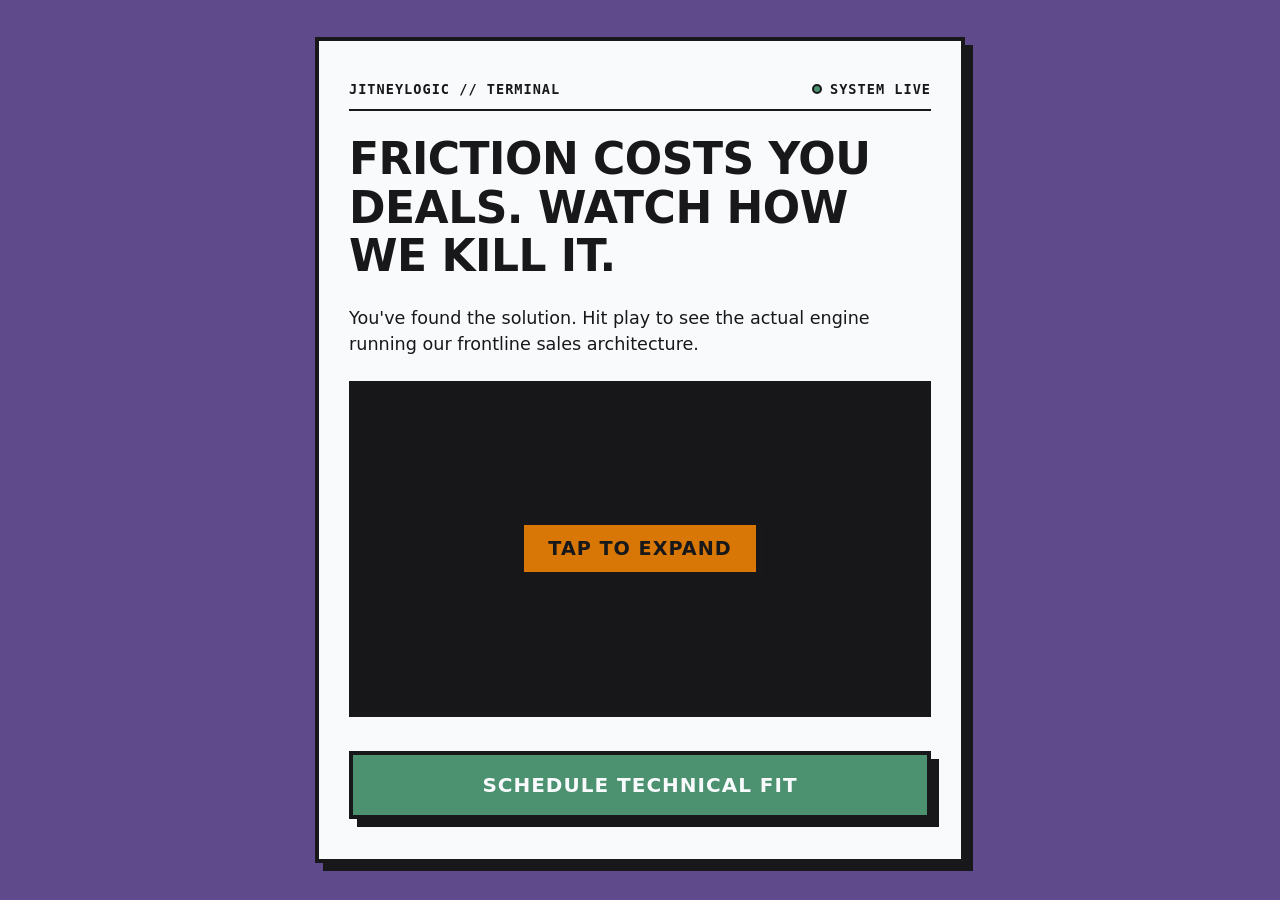
<file: index.html>
<!DOCTYPE html>
<html lang="en">
<head>
    <meta charset="UTF-8">
    <meta name="viewport" content="width=device-width, initial-scale=1.0, maximum-scale=1.0, user-scalable=no">
    <title>JitneyLogic | Secure Terminal</title>
    <style>
        :root {
            --jitney-purple: hsl(259, 30%, 42%);
            --stark-white: #f8fafc;
            --charcoal: #18181b;
            --sage-green: #4C9170;
            --gold-accent: #d97706;
            --border-width: 4px;
            --shadow-depth: 8px;
        }

        * { box-sizing: border-box; margin: 0; padding: 0; }

        body {
            background-color: var(--jitney-purple); font-family: system-ui, -apple-system, sans-serif;
            display: flex; justify-content: center; align-items: center;
            min-height: 100vh; padding: 20px; color: var(--charcoal);
        }

        .terminal-card {
            background-color: var(--stark-white); border: var(--border-width) solid var(--charcoal);
            box-shadow: var(--shadow-depth) var(--shadow-depth) 0px var(--charcoal);
            width: 100%; max-width: 650px; padding: 40px 30px; display: flex;
            flex-direction: column; gap: 24px; position: relative; z-index: 1;
        }

        .brand-header {
            display: flex; justify-content: space-between; align-items: center;
            border-bottom: 2px solid var(--charcoal); padding-bottom: 12px;
            font-family: ui-monospace, monospace; font-weight: 700; text-transform: uppercase;
            font-size: 0.85rem; letter-spacing: 1px;
        }

        .status-dot {
            display: inline-block; width: 10px; height: 10px; background-color: var(--sage-green);
            border: 2px solid var(--charcoal); border-radius: 50%; margin-right: 8px; animation: pulse 2s infinite;
        }

        h1 { font-size: clamp(2rem, 5vw, 2.75rem); font-weight: 900; line-height: 1.1; text-transform: uppercase; letter-spacing: -0.5px; }
        p.subtext { font-size: 1.1rem; font-weight: 500; line-height: 1.5; }

        .video-wrapper {
            position: relative; width: 100%; padding-bottom: 56.25%; border: var(--border-width) solid var(--charcoal);
            background-color: var(--charcoal); cursor: pointer; overflow: hidden;
        }
        .video-overlay {
            position: absolute; top: 0; left: 0; width: 100%; height: 100%; background: rgba(24, 24, 27, 0.4);
            display: flex; justify-content: center; align-items: center; z-index: 10; transition: background 0.2s;
        }
        .video-wrapper:hover .video-overlay { background: rgba(24, 24, 27, 0.1); }
        .play-button {
            background-color: var(--gold-accent); color: var(--charcoal); padding: 12px 24px; font-weight: 900;
            text-transform: uppercase; border: 2px solid var(--charcoal); box-shadow: 4px 4px 0px var(--charcoal);
            font-size: 1.2rem; letter-spacing: 1px;
        }
        .video-wrapper iframe {
            position: absolute; top: 0; left: 0; width: 100%; height: 100%; border: none; pointer-events: none;
        }

        .fullscreen-modal {
            display: none; position: fixed; top: 0; left: 0; width: 100vw; height: 100vh;
            background-color: rgba(24, 24, 27, 0.95); z-index: 9999; justify-content: center; align-items: center; flex-direction: column;
        }
        .fullscreen-modal iframe { width: 90vw; height: 50vw; max-height: 80vh; border: 4px solid var(--stark-white); box-shadow: 0 0 40px rgba(0,0,0,0.5); }
        .close-modal { color: var(--stark-white); font-family: ui-monospace, monospace; font-size: 1.2rem; margin-top: 20px; cursor: pointer; text-transform: uppercase; letter-spacing: 2px; }

        /* ACTION BUTTON (Restored 3-Stage Tactile Hover) */
        .action-btn {
            display: block; width: 100%; background-color: var(--sage-green); color: var(--stark-white);
            text-align: center; padding: 18px 24px; font-size: 1.25rem; font-weight: 800;
            text-transform: uppercase; text-decoration: none; letter-spacing: 1px;
            border: var(--border-width) solid var(--charcoal); box-shadow: 8px 8px 0px var(--charcoal);
            transition: transform 0.15s ease, box-shadow 0.15s ease, background-color 0.1s ease, color 0.1s ease; cursor: pointer; margin-top: 10px;
        }
        .action-btn:hover { 
            transform: translate(4px, 4px);
            box-shadow: 4px 4px 0px var(--charcoal);
            background-color: var(--gold-accent); 
            color: var(--charcoal); 
        }
        .action-btn:active { 
            transform: translate(8px, 8px);
            box-shadow: 0px 0px 0px var(--charcoal);
        }

        @keyframes pulse { 0% { opacity: 1; } 50% { opacity: 0.4; } 100% { opacity: 1; } }
        @media (max-width: 480px) { .terminal-card { padding: 30px 20px; box-shadow: 6px 6px 0px var(--charcoal); } .fullscreen-modal iframe { width: 100vw; height: 56.25vw; border-left: none; border-right: none;} }
    </style>
</head>
<body>

    <div class="terminal-card">
        <div class="brand-header">
            <span>JITNEYLOGIC // TERMINAL</span>
            <span><span class="status-dot"></span>SYSTEM LIVE</span>
        </div>

        <h1>FRICTION COSTS YOU DEALS. WATCH HOW WE KILL IT.</h1>
        <p class="subtext">You've found the solution. Hit play to see the actual engine running our frontline sales architecture.</p>

        <div class="video-wrapper" onclick="openFullscreen()">
            <div class="video-overlay"><div class="play-button">Tap To Expand</div></div>
            <iframe src="https://player.vimeo.com/video/1209732458?badge=0&autopause=0&player_id=0&app_id=58479&background=1" frameborder="0"></iframe>
        </div>

        <a href="#" class="action-btn" onclick="Calendly.initPopupWidget({url: 'https://calendly.com/tyler-jitneylogic'});return false;">
           SCHEDULE TECHNICAL FIT
        </a>
    </div>

    <div class="fullscreen-modal" id="videoModal">
        <iframe id="modalIframe" src="" frameborder="0" allow="autoplay; fullscreen; picture-in-picture" allowfullscreen></iframe>
        <div class="close-modal" onclick="closeFullscreen()">[ X ] Close Terminal</div>
    </div>

    <script>
        function openFullscreen() {
            const modal = document.getElementById('videoModal');
            const iframe = document.getElementById('modalIframe');
            iframe.src = "https://player.vimeo.com/video/1209732458?badge=0&autopause=0&player_id=0&app_id=58479&autoplay=1";
            modal.style.display = "flex";
            if (iframe.requestFullscreen) { iframe.requestFullscreen(); } else if (iframe.webkitRequestFullscreen) { iframe.webkitRequestFullscreen(); }
        }
        function closeFullscreen() {
            const modal = document.getElementById('videoModal');
            const iframe = document.getElementById('modalIframe');
            modal.style.display = "none"; iframe.src = ""; 
            if (document.exitFullscreen) { document.exitFullscreen(); } else if (document.webkitExitFullscreen) { document.webkitExitFullscreen(); }
        }
    </script>
    <link href="https://assets.calendly.com/assets/external/widget.css" rel="stylesheet">
    <script src="https://assets.calendly.com/assets/external/widget.js" type="text/javascript" async></script>
</body>
</html>
</file>
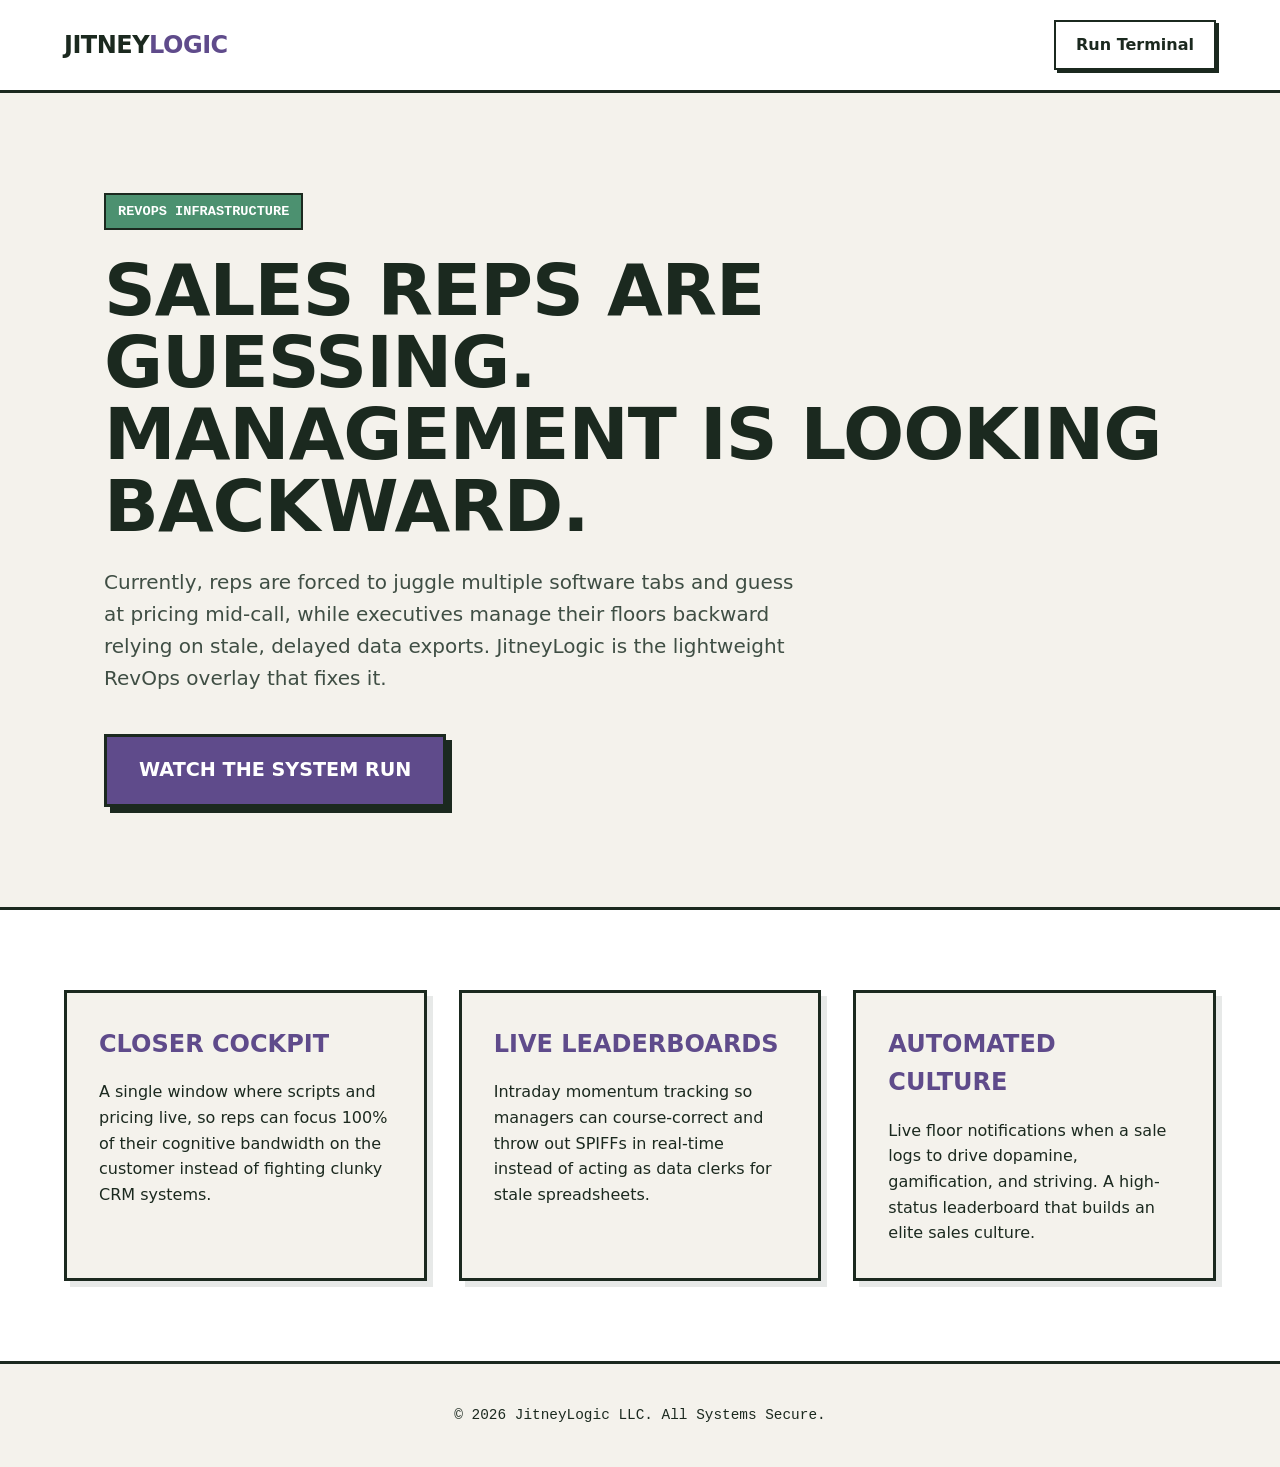
<file: gemininewjitneylogiclanding.html>
<!DOCTYPE html>
<html lang="en">
<head>
    <meta charset="UTF-8">
    <meta name="viewport" content="width=device-width, initial-scale=1.0">
    <title>JitneyLogic | Revenue Operations Infrastructure</title>
    <style>
        :root {
            --jitney-purple: hsl(259, 30%, 42%);
            --jitney-purple-hover: hsl(259, 30%, 32%);
            --linen-bg: #F4F2EC; 
            --stark-white: #FFFFFF;
            --slate-charcoal: #1B291F; 
            --sage-green: #4C9170;
            --gold-accent: #d97706;
            --border-width: 3px;
        }

        * { box-sizing: border-box; margin: 0; padding: 0; }

        body {
            background-color: var(--linen-bg);
            font-family: system-ui, -apple-system, sans-serif;
            color: var(--slate-charcoal);
            line-height: 1.6;
        }

        /* NAVIGATION */
        nav {
            display: flex;
            justify-content: space-between;
            align-items: center;
            padding: 20px 5%;
            border-bottom: var(--border-width) solid var(--slate-charcoal);
            background-color: var(--stark-white);
        }

        .logo {
            font-weight: 900;
            font-size: 1.5rem;
            letter-spacing: -0.5px;
            text-transform: uppercase;
        }

        .logo span {
            color: var(--jitney-purple);
        }

        .nav-btn {
            background-color: var(--stark-white);
            color: var(--slate-charcoal);
            text-decoration: none;
            font-weight: 700;
            padding: 10px 20px;
            border: 2px solid var(--slate-charcoal);
            box-shadow: 3px 3px 0px var(--slate-charcoal);
            transition: all 0.1s;
        }

        .nav-btn:hover {
            transform: translate(2px, 2px);
            box-shadow: 1px 1px 0px var(--slate-charcoal);
        }

        /* HERO SECTION */
        .hero {
            padding: 100px 5%;
            max-width: 1200px;
            margin: 0 auto;
        }

        .pill {
            display: inline-block;
            background-color: var(--sage-green);
            color: var(--stark-white);
            font-family: ui-monospace, monospace;
            font-size: 0.85rem;
            font-weight: 700;
            padding: 6px 12px;
            border: 2px solid var(--slate-charcoal);
            text-transform: uppercase;
            margin-bottom: 24px;
        }

        .hero h1 {
            font-size: clamp(3rem, 6vw, 4.5rem);
            font-weight: 900;
            text-transform: uppercase;
            line-height: 1;
            letter-spacing: -1px;
            margin-bottom: 24px;
        }

        .hero p {
            font-size: 1.25rem;
            max-width: 700px;
            margin-bottom: 40px;
            font-weight: 500;
            color: #3f4e44;
        }

        .primary-cta {
            display: inline-block;
            background-color: var(--jitney-purple);
            color: var(--stark-white);
            text-decoration: none;
            font-size: 1.2rem;
            font-weight: 800;
            text-transform: uppercase;
            padding: 18px 32px;
            border: var(--border-width) solid var(--slate-charcoal);
            box-shadow: 6px 6px 0px var(--slate-charcoal);
            transition: all 0.1s;
        }

        .primary-cta:hover {
            background-color: var(--jitney-purple-hover);
            transform: translate(2px, 2px);
            box-shadow: 4px 4px 0px var(--slate-charcoal);
        }

        /* FEATURES GRID */
        .features {
            padding: 80px 5%;
            background-color: var(--stark-white);
            border-top: var(--border-width) solid var(--slate-charcoal);
            border-bottom: var(--border-width) solid var(--slate-charcoal);
        }

        .features-container {
            max-width: 1200px;
            margin: 0 auto;
            display: grid;
            grid-template-columns: repeat(auto-fit, minmax(300px, 1fr));
            gap: 32px;
        }

        .feature-card {
            background-color: var(--linen-bg);
            border: var(--border-width) solid var(--slate-charcoal);
            padding: 32px;
            box-shadow: 6px 6px 0px rgba(27, 41, 31, 0.1);
        }

        .feature-card h3 {
            font-size: 1.5rem;
            font-weight: 800;
            text-transform: uppercase;
            margin-bottom: 16px;
            color: var(--jitney-purple);
        }

        .feature-card p {
            font-size: 1rem;
            font-weight: 500;
        }

        /* FOOTER */
        footer {
            padding: 40px 5%;
            text-align: center;
            font-family: ui-monospace, monospace;
            font-size: 0.9rem;
            color: var(--slate-charcoal);
        }

        @media (max-width: 768px) {
            .hero { padding: 60px 5%; }
            .features { padding: 60px 5%; }
        }
    </style>
</head>
<body>

    <nav>
        <div class="logo">Jitney<span>Logic</span></div>
        <a href="demo.html" class="nav-btn">Run Terminal</a>
    </nav>

    <section class="hero">
        <div class="pill">RevOps Infrastructure</div>
        <h1>Sales reps are guessing.<br>Management is looking backward.</h1>
        <p>Currently, reps are forced to juggle multiple software tabs and guess at pricing mid-call, while executives manage their floors backward relying on stale, delayed data exports. JitneyLogic is the lightweight RevOps overlay that fixes it.</p>
        <a href="demo.html" class="primary-cta">Watch The System Run</a>
    </section>

    <section class="features">
        <div class="features-container">
            <div class="feature-card">
                <h3>Closer Cockpit</h3>
                <p>A single window where scripts and pricing live, so reps can focus 100% of their cognitive bandwidth on the customer instead of fighting clunky CRM systems.</p>
            </div>
            <div class="feature-card">
                <h3>Live Leaderboards</h3>
                <p>Intraday momentum tracking so managers can course-correct and throw out SPIFFs in real-time instead of acting as data clerks for stale spreadsheets.</p>
            </div>
            <div class="feature-card">
                <h3>Automated Culture</h3>
                <p>Live floor notifications when a sale logs to drive dopamine, gamification, and striving. A high-status leaderboard that builds an elite sales culture.</p>
            </div>
        </div>
    </section>

    <footer>
        &copy; 2026 JitneyLogic LLC. All Systems Secure.
    </footer>

</body>
</html>
</file>
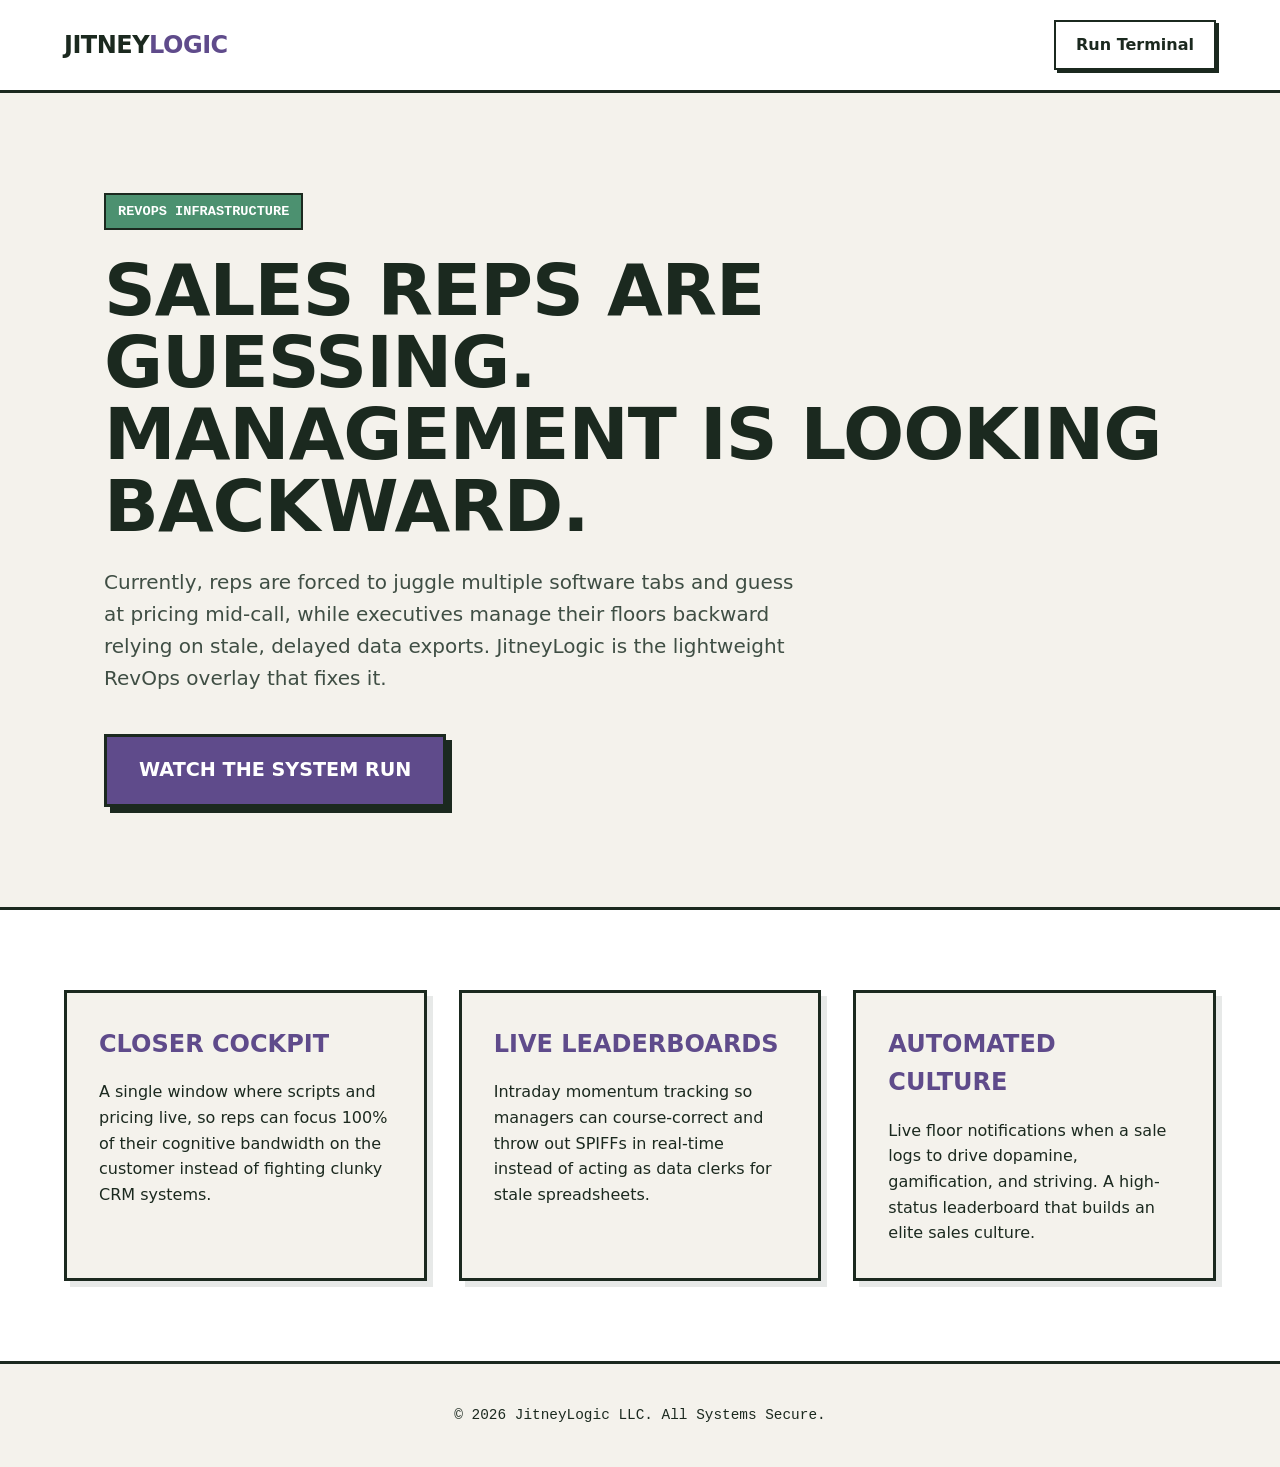
<file: home.html>
<!DOCTYPE html>
<html lang="en">
<head>
    <meta charset="UTF-8">
    <meta name="viewport" content="width=device-width, initial-scale=1.0">
    <title>JitneyLogic | Revenue Operations Infrastructure</title>
    <style>
        :root {
            --jitney-purple: hsl(259, 30%, 42%);
            --jitney-purple-hover: hsl(259, 30%, 32%);
            --linen-bg: #F4F2EC; 
            --stark-white: #FFFFFF;
            --slate-charcoal: #1B291F; 
            --sage-green: #4C9170;
            --gold-accent: #d97706;
            --border-width: 3px;
        }

        * { box-sizing: border-box; margin: 0; padding: 0; }

        body {
            background-color: var(--linen-bg);
            font-family: system-ui, -apple-system, sans-serif;
            color: var(--slate-charcoal);
            line-height: 1.6;
        }

        /* NAVIGATION */
        nav {
            display: flex;
            justify-content: space-between;
            align-items: center;
            padding: 20px 5%;
            border-bottom: var(--border-width) solid var(--slate-charcoal);
            background-color: var(--stark-white);
        }

        .logo {
            font-weight: 900;
            font-size: 1.5rem;
            letter-spacing: -0.5px;
            text-transform: uppercase;
        }

        .logo span {
            color: var(--jitney-purple);
        }

        .nav-btn {
            background-color: var(--stark-white);
            color: var(--slate-charcoal);
            text-decoration: none;
            font-weight: 700;
            padding: 10px 20px;
            border: 2px solid var(--slate-charcoal);
            box-shadow: 3px 3px 0px var(--slate-charcoal);
            transition: all 0.1s;
        }

        .nav-btn:hover {
            transform: translate(2px, 2px);
            box-shadow: 1px 1px 0px var(--slate-charcoal);
        }

        /* HERO SECTION */
        .hero {
            padding: 100px 5%;
            max-width: 1200px;
            margin: 0 auto;
        }

        .pill {
            display: inline-block;
            background-color: var(--sage-green);
            color: var(--stark-white);
            font-family: ui-monospace, monospace;
            font-size: 0.85rem;
            font-weight: 700;
            padding: 6px 12px;
            border: 2px solid var(--slate-charcoal);
            text-transform: uppercase;
            margin-bottom: 24px;
        }

        .hero h1 {
            font-size: clamp(3rem, 6vw, 4.5rem);
            font-weight: 900;
            text-transform: uppercase;
            line-height: 1;
            letter-spacing: -1px;
            margin-bottom: 24px;
        }

        .hero p {
            font-size: 1.25rem;
            max-width: 700px;
            margin-bottom: 40px;
            font-weight: 500;
            color: #3f4e44;
        }

        .primary-cta {
            display: inline-block;
            background-color: var(--jitney-purple);
            color: var(--stark-white);
            text-decoration: none;
            font-size: 1.2rem;
            font-weight: 800;
            text-transform: uppercase;
            padding: 18px 32px;
            border: var(--border-width) solid var(--slate-charcoal);
            box-shadow: 6px 6px 0px var(--slate-charcoal);
            transition: all 0.1s;
        }

        .primary-cta:hover {
            background-color: var(--jitney-purple-hover);
            transform: translate(2px, 2px);
            box-shadow: 4px 4px 0px var(--slate-charcoal);
        }

        /* FEATURES GRID */
        .features {
            padding: 80px 5%;
            background-color: var(--stark-white);
            border-top: var(--border-width) solid var(--slate-charcoal);
            border-bottom: var(--border-width) solid var(--slate-charcoal);
        }

        .features-container {
            max-width: 1200px;
            margin: 0 auto;
            display: grid;
            grid-template-columns: repeat(auto-fit, minmax(300px, 1fr));
            gap: 32px;
        }

        .feature-card {
            background-color: var(--linen-bg);
            border: var(--border-width) solid var(--slate-charcoal);
            padding: 32px;
            box-shadow: 6px 6px 0px rgba(27, 41, 31, 0.1);
        }

        .feature-card h3 {
            font-size: 1.5rem;
            font-weight: 800;
            text-transform: uppercase;
            margin-bottom: 16px;
            color: var(--jitney-purple);
        }

        .feature-card p {
            font-size: 1rem;
            font-weight: 500;
        }

        /* FOOTER */
        footer {
            padding: 40px 5%;
            text-align: center;
            font-family: ui-monospace, monospace;
            font-size: 0.9rem;
            color: var(--slate-charcoal);
        }

        @media (max-width: 768px) {
            .hero { padding: 60px 5%; }
            .features { padding: 60px 5%; }
        }
    </style>
</head>
<body>

    <nav>
        <div class="logo">Jitney<span>Logic</span></div>
        <a href="demo.html" class="nav-btn">Run Terminal</a>
    </nav>

    <section class="hero">
        <div class="pill">RevOps Infrastructure</div>
        <h1>Sales reps are guessing.<br>Management is looking backward.</h1>
        <p>Currently, reps are forced to juggle multiple software tabs and guess at pricing mid-call, while executives manage their floors backward relying on stale, delayed data exports. JitneyLogic is the lightweight RevOps overlay that fixes it.</p>
        <a href="demo.html" class="primary-cta">Watch The System Run</a>
    </section>

    <section class="features">
        <div class="features-container">
            <div class="feature-card">
                <h3>Closer Cockpit</h3>
                <p>A single window where scripts and pricing live, so reps can focus 100% of their cognitive bandwidth on the customer instead of fighting clunky CRM systems.</p>
            </div>
            <div class="feature-card">
                <h3>Live Leaderboards</h3>
                <p>Intraday momentum tracking so managers can course-correct and throw out SPIFFs in real-time instead of acting as data clerks for stale spreadsheets.</p>
            </div>
            <div class="feature-card">
                <h3>Automated Culture</h3>
                <p>Live floor notifications when a sale logs to drive dopamine, gamification, and striving. A high-status leaderboard that builds an elite sales culture.</p>
            </div>
        </div>
    </section>

    <footer>
        &copy; 2026 JitneyLogic LLC. All Systems Secure.
    </footer>

</body>
</html>
</file>
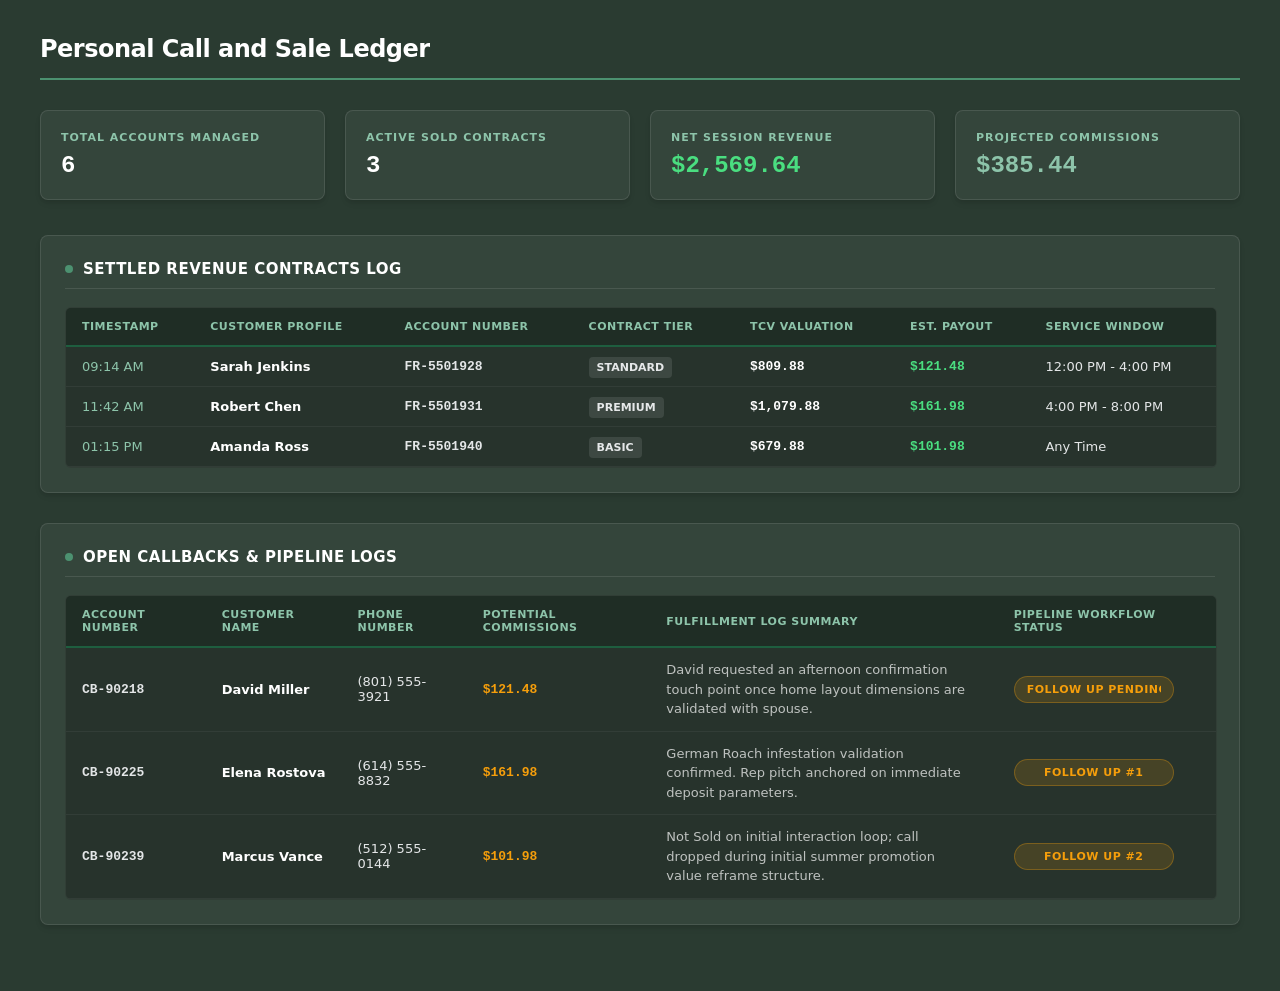
<file: JitneyLogic_Ledger.html>
<!DOCTYPE html>
<html lang="en">
<head>
    <meta charset="UTF-8">
    <title>Sales Rep Accounts Ledger | RevOps Engine</title>
    <style>
        /* Modern, Clean Matte Green UI Tokens */
        :root {
            --color-bg-dark: #2A3B31;       /* Deep, rich forest matte */
            --color-box-translucent: rgba(255, 255, 255, 0.05); 
            --color-border-deep: #1E5E3F;   
            --color-sage-accent: #4C9170;   /* High-conversion action color */
            --color-mint-soft: #8DC4AA;     
            --color-white: #ffffff;         
            --text-on-dark: #f8fafc;        
            --text-on-light: #1e293b;       
            --color-input-darkgreen: rgba(0,0,0,0.25); /* Deep inset color for tables/inputs */
            --shadow-soft: 0 4px 6px -1px rgba(0, 0, 0, 0.1), 0 2px 4px -1px rgba(0, 0, 0, 0.06);
        }

        body { 
            margin: 0; 
            padding: 35px 40px; 
            font-family: 'Inter', system-ui, -apple-system, sans-serif; 
            background: var(--color-bg-dark); 
            color: var(--text-on-dark); 
            min-height: 100vh;
            box-sizing: border-box;
            overflow-x: hidden;
            overflow-y: auto;
        }

        header {
            margin-bottom: 30px;
            border-bottom: 2px solid var(--color-sage-accent);
            padding-bottom: 15px;
            display: flex;
            justify-content: space-between;
            align-items: center;
        }

        header h1 {
            margin: 0;
            font-size: 24px;
            letter-spacing: -0.5px;
            color: var(--color-white);
            font-weight: 700;
        }

        .summary-dashboard-grid {
            display: grid;
            grid-template-columns: repeat(auto-fit, minmax(220px, 1fr));
            gap: 20px;
            margin-bottom: 35px;
        }

        .summary-card {
            background: var(--color-box-translucent);
            border: 1px solid rgba(255,255,255,0.1);
            border-radius: 8px;
            padding: 20px;
            display: flex;
            flex-direction: column;
            gap: 8px;
            box-shadow: var(--shadow-soft);
        }

        .summary-label {
            font-size: 11px;
            text-transform: uppercase;
            letter-spacing: 1px;
            color: var(--color-mint-soft);
            font-weight: 600;
        }

        .summary-value {
            font-family: 'SFMono-Regular', Consolas, monospace;
            font-size: 24px;
            font-weight: 700;
            color: #ffffff;
        }

        .ledger-container {
            background: var(--color-box-translucent);
            border: 1px solid rgba(255,255,255,0.1);
            border-radius: 8px;
            padding: 24px;
            margin-bottom: 30px;
            box-shadow: var(--shadow-soft);
        }

        .section-title {
            font-size: 15px;
            font-weight: 700;
            color: #ffffff;
            text-transform: uppercase;
            letter-spacing: 0.5px;
            margin-bottom: 18px;
            display: flex;
            align-items: center;
            gap: 10px;
            border-bottom: 1px solid rgba(255, 255, 255, 0.1);
            padding-bottom: 10px;
        }

        .section-title::before {
            content: "";
            display: inline-block;
            width: 8px;
            height: 8px;
            background: var(--color-sage-accent);
            border-radius: 50%;
        }

        .table-wrapper {
            width: 100%;
            overflow-x: auto;
            border: 1px solid rgba(255, 255, 255, 0.05);
            border-radius: 6px;
            background: var(--color-input-darkgreen);
        }

        .ledger-table {
            width: 100%;
            border-collapse: collapse;
            font-size: 13px;
            text-align: left;
        }

        .ledger-table th {
            color: var(--color-mint-soft);
            text-transform: uppercase;
            font-size: 11px;
            letter-spacing: 0.5px;
            padding: 12px 16px;
            border-bottom: 2px solid var(--color-border-deep);
            background: #1f2d25; /* Slightly darker header for contrast */
            font-weight: 600;
        }

        .ledger-table td {
            padding: 12px 16px;
            border-bottom: 1px solid rgba(255, 255, 255, 0.05);
            vertical-align: middle;
            color: rgba(248, 250, 252, 0.9);
        }

        .ledger-table tr:hover {
            background: rgba(255, 255, 255, 0.03);
        }

        /* Status interactive select styles (Modern SaaS Badge Look) */
        select.status-select-inline {
            background: rgba(255, 255, 255, 0.1);
            color: #ffffff;
            border: 1px solid rgba(255, 255, 255, 0.2);
            padding: 6px 12px;
            border-radius: 20px; /* Pill shape for tags */
            font-size: 11px;
            font-family: inherit;
            font-weight: 700;
            text-transform: uppercase;
            letter-spacing: 0.5px;
            cursor: pointer;
            width: 160px;
            appearance: none; /* remove default arrow for cleaner look */
            -webkit-appearance: none;
            -moz-appearance: none;
            text-align: center;
        }
        
        select.status-select-inline:focus {
            outline: none;
            box-shadow: 0 0 0 2px rgba(255, 255, 255, 0.2);
        }

        /* Dynamic Colors for specific states */
        .status-sold { background: rgba(74, 222, 128, 0.15) !important; color: #4ade80 !important; border-color: rgba(74, 222, 128, 0.3) !important; }
        .status-pending { background: rgba(245, 158, 11, 0.15) !important; color: #f59e0b !important; border-color: rgba(245, 158, 11, 0.3) !important; }
        .status-lost { background: rgba(239, 68, 68, 0.15) !important; color: #ef4444 !important; border-color: rgba(239, 68, 68, 0.3) !important; }
        
        .monospaced { font-family: 'SFMono-Regular', Consolas, monospace; }

    </style>
</head>
<body>

    <header>
        <h1>Personal Call and Sale Ledger</h1>
    </header>

    <div class="summary-dashboard-grid">
        <div class="summary-card">
            <span class="summary-label">Total Accounts Managed</span>
            <span class="summary-value" id="stat-total-accounts">0</span>
        </div>
        <div class="summary-card">
            <span class="summary-label">Active Sold Contracts</span>
            <span class="summary-value" id="stat-sold-accounts">0</span>
        </div>
        <div class="summary-card">
            <span class="summary-label">Net Session Revenue</span>
            <span class="summary-value" style="color:#4ade80;" id="stat-net-revenue">$0.00</span>
        </div>
        <div class="summary-card">
            <span class="summary-label">Projected Commissions</span>
            <span class="summary-value" style="color:var(--color-mint-soft);" id="stat-commissions">$0.00</span>
        </div>
    </div>

    <div class="ledger-container">
        <div class="section-title">Settled Revenue Contracts Log</div>
        <div class="table-wrapper">
            <table class="ledger-table">
                <thead>
                    <tr>
                        <th>Timestamp</th>
                        <th>Customer Profile</th>
                        <th>Account Number</th>
                        <th>Contract Tier</th>
                        <th>TCV Valuation</th>
                        <th>Est. Payout</th>
                        <th>Service Window</th>
                    </tr>
                </thead>
                <tbody id="sales-ledger-tbody">
                    </tbody>
            </table>
        </div>
    </div>

    <div class="ledger-container">
        <div class="section-title">Open Callbacks & Pipeline Logs</div>
        <div class="table-wrapper">
            <table class="ledger-table">
                <thead>
                    <tr>
                        <th>Account Number</th>
                        <th>Customer Name</th>
                        <th>Phone Number</th>
                        <th>Potential Commissions</th> <th>Fulfillment Log Summary</th>
                        <th>Pipeline Workflow Status</th>
                    </tr>
                </thead>
                <tbody id="callback-ledger-tbody">
                    </tbody>
            </table>
        </div>
    </div>

    <script>
        // Mock Data Array Ledger - Preloaded for pitch visual appeal
        let mockSalesLog = [
            { time: "09:14 AM", name: "Sarah Jenkins", account: "FR-5501928", package: "Standard", tcv: 809.88, comm: 121.48, window: "12:00 PM - 4:00 PM" },
            { time: "11:42 AM", name: "Robert Chen", account: "FR-5501931", package: "Premium", tcv: 1079.88, comm: 161.98, window: "4:00 PM - 8:00 PM" },
            { time: "01:15 PM", name: "Amanda Ross", account: "FR-5501940", package: "Basic", tcv: 679.88, comm: 101.98, window: "Any Time" }
        ];

        let mockCallbackLog = [
            { id: 101, account: "CB-90218", name: "David Miller", phone: "(801) 555-3921", comm: 121.48, notes: "David requested an afternoon confirmation touch point once home layout dimensions are validated with spouse.", status: "Follow Up Pending" },
            { id: 102, account: "CB-90225", name: "Elena Rostova", phone: "(614) 555-8832", comm: 161.98, notes: "German Roach infestation validation confirmed. Rep pitch anchored on immediate deposit parameters.", status: "Follow Up #1" },
            { id: 103, account: "CB-90239", name: "Marcus Vance", phone: "(512) 555-0144", comm: 101.98, notes: "Not Sold on initial interaction loop; call dropped during initial summer promotion value reframe structure.", status: "Follow Up #2" }
        ];

        // UI Compilation and Math Accumulation Engine Rows
        function recalculateLedgerState() {
            let totalAccounts = mockSalesLog.length + mockCallbackLog.length;
            let soldAccounts = mockSalesLog.length;
            
            let netRevenue = mockSalesLog.reduce((sum, item) => sum + item.tcv, 0);
            let totalComm = mockSalesLog.reduce((sum, item) => sum + item.comm, 0);

            // Append totals directly to counter nodes
            document.getElementById('stat-total-accounts').innerText = totalAccounts;
            document.getElementById('stat-sold-accounts').innerText = soldAccounts;
            document.getElementById('stat-net-revenue').innerText = "$" + netRevenue.toLocaleString(undefined, {minimumFractionDigits: 2, maximumFractionDigits: 2});
            document.getElementById('stat-commissions').innerText = "$" + totalComm.toLocaleString(undefined, {minimumFractionDigits: 2, maximumFractionDigits: 2});
        }

        function renderTableStructures() {
            // 1. Populate Settled Revenue Table rows
            const salesTbody = document.getElementById('sales-ledger-tbody');
            salesTbody.innerHTML = "";
            
            mockSalesLog.forEach(sale => {
                const markup = `
                    <tr>
                        <td style="color:var(--color-mint-soft);">${sale.time}</td>
                        <td><strong style="color: #fff;">${sale.name}</strong></td>
                        <td class="monospaced" style="font-weight:bold;">${sale.account || 'N/A'}</td>
                        <td><span style="background: rgba(255,255,255,0.1); padding: 4px 8px; border-radius: 4px; font-size: 11px; text-transform: uppercase; font-weight: bold;">${sale.package}</span></td>
                        <td class="monospaced" style="font-weight:bold; color: #fff;">$${sale.tcv.toLocaleString(undefined, {minimumFractionDigits: 2, maximumFractionDigits: 2})}</td>
                        <td class="monospaced" style="color:#4ade80; font-weight:bold;">$${sale.comm.toLocaleString(undefined, {minimumFractionDigits: 2, maximumFractionDigits: 2})}</td>
                        <td>${sale.window}</td>
                    </tr>
                `;
                salesTbody.insertAdjacentHTML('beforeend', markup);
            });

            // 2. Populate Pending Callbacks Log rows
            const callbackTbody = document.getElementById('callback-ledger-tbody');
            callbackTbody.innerHTML = "";

            mockCallbackLog.forEach(cb => {
                let cbStyleClass = "status-select-inline";
                if(cb.status === 'Sold') cbStyleClass += " status-sold";
                if(cb.status.includes('Follow Up')) cbStyleClass += " status-pending";
                if(cb.status === 'Not Interested' || cb.status === 'Lost') cbStyleClass += " status-lost";

                const callbackMarkup = `
                    <tr>
                        <td class="monospaced" style="font-weight:bold;">${cb.account || 'N/A'}</td>
                        <td><strong style="color: #fff;">${cb.name}</strong></td>
                        <td>${cb.phone || 'N/A'}</td>
                        <td class="monospaced" style="color: #f59e0b; font-weight: bold;">$${(cb.comm || 0).toLocaleString(undefined, {minimumFractionDigits: 2, maximumFractionDigits: 2})}</td>
                        <td>
                            <div style="max-width:380px; padding-right:15px; line-height:1.5; color:rgba(255,255,255,0.7);">
                                ${cb.notes}
                            </div>
                        </td>
                        <td>
                            <select class="${cbStyleClass}" onchange="updateCallbackStatus(${cb.id}, this)">
                                <option value="Follow Up Pending" ${cb.status === 'Follow Up Pending' ? 'selected' : ''}>Follow Up Pending</option>
                                <option value="Follow Up #1" ${cb.status === 'Follow Up #1' ? 'selected' : ''}>Follow Up #1</option>
                                <option value="Follow Up #2" ${cb.status === 'Follow Up #2' ? 'selected' : ''}>Follow Up #2</option>
                                <option value="Follow Up #3" ${cb.status === 'Follow Up #3' ? 'selected' : ''}>Follow Up #3</option>
                                <option value="Not Interested" ${cb.status === 'Not Interested' || cb.status === 'Lost' ? 'selected' : ''}>Not Interested</option>
                                <option value="Sold" ${cb.status === 'Sold' ? 'selected' : ''}>Sold</option>
                            </select>
                        </td>
                    </tr>
                `;
                callbackTbody.insertAdjacentHTML('beforeend', callbackMarkup);
            });
        }

        // Live Select Node Tracker Status updates
        function updateCallbackStatus(callbackId, selectElement) {
            const chosenValue = selectElement.value;
            
            // Reapply style context highlights dynamically on selection changes
            selectElement.className = "status-select-inline";
            if(chosenValue === 'Sold') selectElement.classList.add('status-sold');
            if(chosenValue.includes('Follow Up')) selectElement.classList.add('status-pending');
            if(chosenValue === 'Not Interested' || chosenValue === 'Lost') selectElement.classList.add('status-lost');

            const targetIndex = mockCallbackLog.findIndex(item => item.id === callbackId);
            if(targetIndex !== -1) {
                mockCallbackLog[targetIndex].status = chosenValue;
            }
            recalculateLedgerState();
        }

        // Trigger compilation cycles upon interface load execution window states
        renderTableStructures();
        recalculateLedgerState();

        // =========================================================================
        // 🔄 INTEGRATION PIPING: CROSS-TAB WORKSPACE BROADCAST LISTENER
        // =========================================================================
        window.addEventListener('storage', function(event) {
            if (event.key === 'jitney_broadcast_pipeline_deal' && event.newValue) {
                const packet = JSON.parse(event.newValue);
                const deal = packet.data;

                if (deal.outcome === "Sold") {
                    // Prepend record directly into the Settled Revenue Contracts Log table
                    mockSalesLog.unshift({
                        time: deal.timestamp,
                        name: `${deal.firstName} ${deal.lastName}`.trim() || 'Unknown Customer',
                        account: deal.accountNumber,
                        package: deal.package,
                        tcv: deal.tcv,
                        comm: deal.comm,
                        window: deal.window
                    });
                } else if (deal.outcome === "Scheduled Callback" || deal.outcome === "Not Sold" || deal.outcome === "Lost") {
                    // Prepend record directly into the Open Callbacks & Pipeline Logs table
                    mockCallbackLog.unshift({
                        id: Date.now(),
                        account: deal.accountNumber,
                        name: `${deal.firstName} ${deal.lastName}`.trim() || 'Unknown Customer',
                        phone: deal.accountNumber, // Note: using account field as phone fallback based on main script
                        comm: deal.comm, // Stores the opportunity cost pipeline value
                        notes: deal.notes,
                        status: deal.outcome === "Scheduled Callback" ? "Follow Up Pending" : "Not Interested"
                    });
                }

                // Execute UI refresh and math aggregation loops
                renderTableStructures();
                recalculateLedgerState();
            }
        });
    </script>

</body>
</html>
</file>
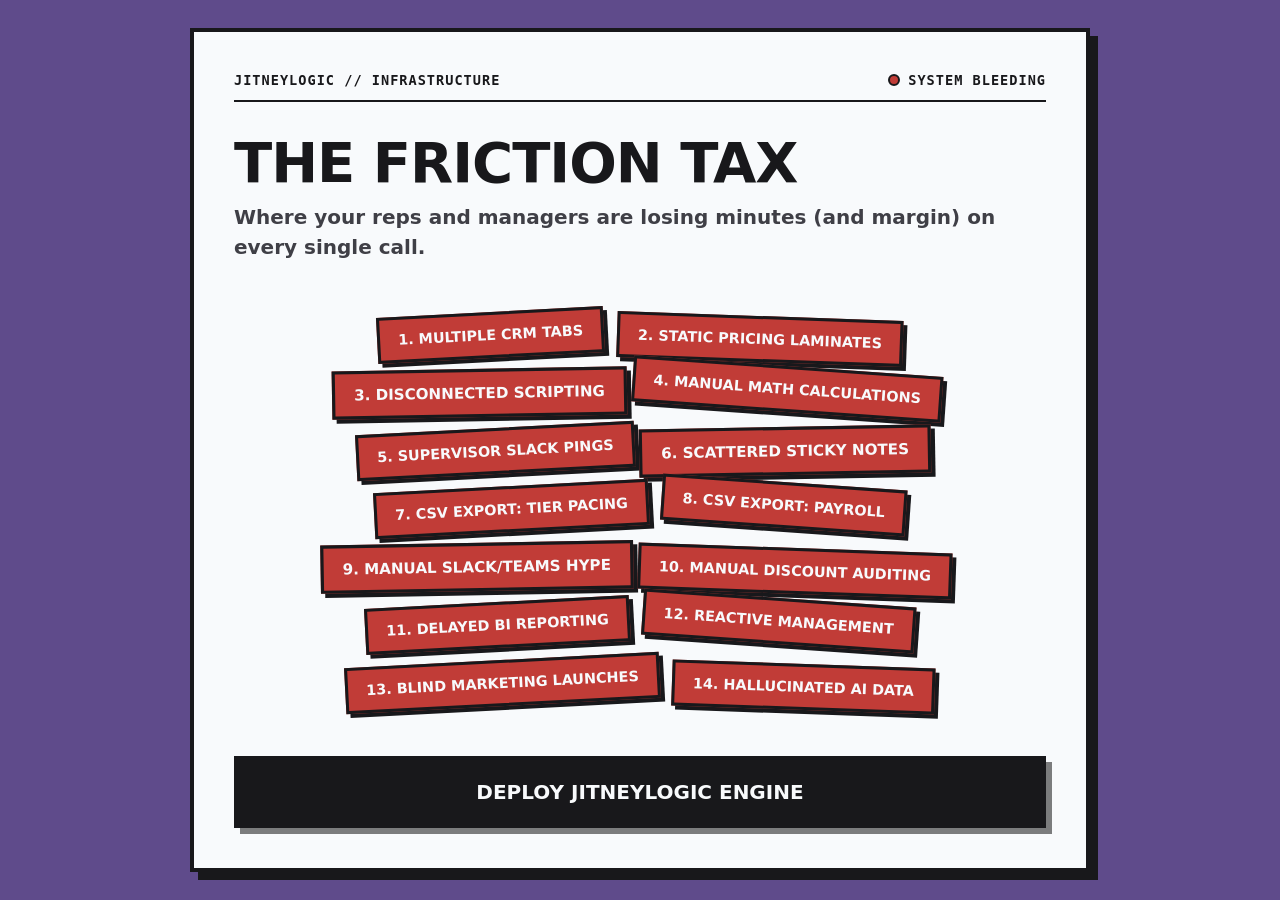
<file: presentation_v2.html>
<!DOCTYPE html>
<html lang="en">
<head>
    <meta charset="UTF-8">
    <meta name="viewport" content="width=device-width, initial-scale=1.0">
    <title>JitneyLogic | Architecture Funnel</title>
    <style>
        /* MATTE MAXIMALIST TOKENS */
        :root {
            --jitney-purple: hsl(259, 30%, 42%);
            --friction-maroon: #C13C37; 
            --sage-green: #4C9170;
            --stark-white: #f8fafc;
            --charcoal: #18181b;
            --gold-accent: #d97706;
            --border-width: 4px;
            --shadow-depth: 8px;
        }

        * { box-sizing: border-box; margin: 0; padding: 0; }

        body {
            background-color: var(--jitney-purple);
            font-family: system-ui, -apple-system, sans-serif;
            display: flex;
            justify-content: center;
            align-items: center;
            min-height: 100vh;
            padding: 20px;
            color: var(--charcoal);
        }

        /* Core Terminal Card */
        .terminal-card {
            background-color: var(--stark-white);
            border: var(--border-width) solid var(--charcoal);
            box-shadow: var(--shadow-depth) var(--shadow-depth) 0px var(--charcoal);
            width: 100%;
            max-width: 900px;
            padding: 40px;
            display: flex;
            flex-direction: column;
            gap: 30px;
            transition: all 0.3s ease;
            position: relative;
            z-index: 1;
        }

        /* Branding & Status Header */
        .brand-header {
            display: flex;
            justify-content: space-between;
            align-items: center;
            border-bottom: 2px solid var(--charcoal);
            padding-bottom: 12px;
            font-family: ui-monospace, monospace;
            font-weight: 700;
            text-transform: uppercase;
            font-size: 0.85rem;
            letter-spacing: 1px;
        }

        .status-indicator { display: flex; align-items: center; }

        .status-dot {
            display: inline-block;
            width: 12px; height: 12px;
            border: 2px solid var(--charcoal);
            border-radius: 50%;
            margin-right: 8px;
            background-color: var(--friction-maroon);
            animation: pulse 1.5s infinite;
        }

        h1 {
            font-size: clamp(2.2rem, 5vw, 3.5rem);
            font-weight: 900;
            line-height: 1.1;
            text-transform: uppercase;
            letter-spacing: -1px;
        }

        p.subtext {
            font-size: 1.25rem; font-weight: 600; line-height: 1.5;
            color: #3f3f46; margin-top: 8px;
        }

        .canvas-area {
            min-height: 300px; display: flex; align-items: center;
            justify-content: center; padding: 20px 0;
        }

        /* CHAOS STATE */
        .chaos-container {
            display: flex; flex-wrap: wrap; gap: 12px;
            justify-content: center; align-items: center; width: 100%;
        }

        .chaos-node {
            background-color: var(--friction-maroon); color: var(--stark-white);
            border: 3px solid var(--charcoal); box-shadow: 4px 4px 0px var(--charcoal);
            padding: 12px 18px; font-weight: 800; font-size: 0.9rem;
            text-transform: uppercase; cursor: default;
            transition: transform 0.2s ease, box-shadow 0.2s ease;
        }

        .chaos-node:nth-child(odd) { transform: rotate(-3deg); }
        .chaos-node:nth-child(even) { transform: rotate(2deg) translateY(4px); }
        .chaos-node:nth-child(3n) { transform: rotate(-1deg) scale(1.05); }
        .chaos-node:nth-child(4n) { transform: rotate(4deg) translateY(-4px); }
        
        .chaos-node:hover { transform: scale(1.1) rotate(0deg); box-shadow: 6px 6px 0px var(--charcoal); z-index: 10; }

        /* SOLUTION STATE */
        .solution-container {
            display: none; grid-template-columns: 1fr 1fr; gap: 24px; width: 100%;
        }

        .solution-node {
            background-color: var(--sage-green); color: var(--stark-white);
            border: var(--border-width) solid var(--charcoal);
            box-shadow: var(--shadow-depth) var(--shadow-depth) 0px var(--charcoal);
            padding: 30px; display: flex; flex-direction: column;
            gap: 15px; animation: snapIn 0.3s cubic-bezier(0.175, 0.885, 0.32, 1.275) forwards;
        }

        .solution-node h2 { font-size: 1.8rem; font-weight: 900; line-height: 1.1; }
        .solution-node p { font-size: 1.05rem; font-weight: 500; line-height: 1.5; flex-grow: 1; }
        
        .impact-badge {
            background-color: var(--charcoal); color: var(--stark-white);
            padding: 8px 12px; font-family: ui-monospace, monospace;
            font-weight: bold; font-size: 0.9rem; align-self: flex-start;
        }

        /* NODE ACTIONS (New Interactive Buttons) */
        .node-actions {
            display: flex; gap: 10px; margin-top: 15px; width: 100%;
        }

        .node-btn {
            flex: 1; text-align: center; padding: 12px 10px;
            font-size: 0.9rem; font-weight: 800; text-transform: uppercase;
            text-decoration: none; border: 2px solid var(--charcoal);
            cursor: pointer; transition: all 0.1s ease-in-out;
        }

        .node-btn.primary { background-color: var(--stark-white); color: var(--charcoal); box-shadow: 4px 4px 0px var(--charcoal); }
        .node-btn.primary:hover { background-color: var(--gold-accent); }
        .node-btn.primary:active { transform: translate(4px, 4px); box-shadow: 0px 0px 0px var(--charcoal); }

        .node-btn.secondary { background-color: transparent; color: var(--stark-white); }
        .node-btn.secondary:hover { background-color: rgba(24,24,27,0.2); }

        /* ACTION BUTTON (Main Funnel Trigger) */
        .action-btn {
            display: block; width: 100%; background-color: var(--charcoal); color: var(--stark-white);
            text-align: center; padding: 20px 24px; font-size: 1.25rem; font-weight: 900;
            text-transform: uppercase; border: var(--border-width) solid var(--charcoal);
            box-shadow: 6px 6px 0px rgba(0,0,0,0.5); transition: all 0.1s ease-in-out; cursor: pointer; font-family: inherit;
        }
        .action-btn:hover { background-color: var(--gold-accent); color: var(--charcoal); }
        .action-btn:active { transform: translate(6px, 6px); box-shadow: 0px 0px 0px var(--charcoal); }

        /* JAVASCRIPT STATE OVERRIDES */
        #terminal.solution-mode .chaos-container { display: none; }
        #terminal.solution-mode .solution-container { display: grid; }
        #terminal.solution-mode .action-btn { background-color: transparent; color: var(--charcoal); box-shadow: none; border: 2px dashed var(--charcoal); }
        #terminal.solution-mode .action-btn:hover { background-color: var(--friction-maroon); color: var(--stark-white); border-style: solid; box-shadow: 6px 6px 0px var(--charcoal);}
        #terminal.solution-mode .status-dot { background-color: var(--sage-green); animation: none; }
        
        /* FULLSCREEN MODAL (Keeps video in ecosystem) */
        .fullscreen-modal {
            display: none; position: fixed; top: 0; left: 0; width: 100vw; height: 100vh;
            background-color: rgba(24, 24, 27, 0.95); z-index: 9999;
            justify-content: center; align-items: center; flex-direction: column;
        }
        .fullscreen-modal iframe { width: 90vw; height: 50vw; max-height: 80vh; border: 4px solid var(--stark-white); box-shadow: 0 0 40px rgba(0,0,0,0.5); }
        .close-modal { color: var(--stark-white); font-family: ui-monospace, monospace; font-size: 1.2rem; margin-top: 20px; cursor: pointer; text-transform: uppercase; letter-spacing: 2px; }

        @keyframes pulse { 0% { opacity: 1; } 50% { opacity: 0.3; } 100% { opacity: 1; } }
        @keyframes snapIn { 0% { transform: translateY(20px); opacity: 0; } 100% { transform: translateY(0); opacity: 1; } }

        @media (max-width: 768px) {
            .solution-container { grid-template-columns: 1fr; }
            .terminal-card { padding: 25px 20px; }
            h1 { font-size: 2rem; }
            .node-actions { flex-direction: column; }
            .fullscreen-modal iframe { width: 100vw; height: 56.25vw; border-left: none; border-right: none;}
        }
    </style>
</head>
<body>

    <div class="terminal-card" id="terminal">
        
        <div class="brand-header">
            <span>JITNEYLOGIC // INFRASTRUCTURE</span>
            <span class="status-indicator"><span class="status-dot"></span><span id="status-text">SYSTEM BLEEDING</span></span>
        </div>

        <div>
            <h1 id="main-title">The Friction Tax</h1>
            <p class="subtext" id="sub-title">Where your reps and managers are losing minutes (and margin) on every single call.</p>
        </div>

        <div class="canvas-area">
            
            <div class="chaos-container">
                <div class="chaos-node">1. Multiple CRM Tabs</div>
                <div class="chaos-node">2. Static Pricing Laminates</div>
                <div class="chaos-node">3. Disconnected Scripting</div>
                <div class="chaos-node">4. Manual Math Calculations</div>
                <div class="chaos-node">5. Supervisor Slack Pings</div>
                <div class="chaos-node">6. Scattered Sticky Notes</div>
                <div class="chaos-node">7. CSV Export: Tier Pacing</div>
                <div class="chaos-node">8. CSV Export: Payroll</div>
                <div class="chaos-node">9. Manual Slack/Teams Hype</div>
                <div class="chaos-node">10. Manual Discount Auditing</div>
                <div class="chaos-node">11. Delayed BI Reporting</div>
                <div class="chaos-node">12. Reactive Management</div>
                <div class="chaos-node">13. Blind Marketing Launches</div>
                <div class="chaos-node">14. Hallucinated AI Data</div>
            </div>

            <div class="solution-container">
                
                <div class="solution-node">
                    <h2>1. The Closer Cockpit</h2>
                    <p>Single-pane execution environment. Eliminates rep friction, automates pricing, and routes data flawlessly.</p>
                    <div class="impact-badge">Reduces 10 Touchpoints to 1</div>
                    <div class="node-actions">
                        <a href="cockpit.html" class="node-btn primary" target="_blank">Run Terminal</a>
                        <button class="node-btn secondary" onclick="openFullscreen('https://player.vimeo.com/video/1209732458?badge=0&autopause=0&player_id=0&app_id=58479&autoplay=1')">Watch Log</button>
                    </div>
                </div>

                <div class="solution-node">
                    <h2>2. Executive Dashboard</h2>
                    <p>Live-time momentum. Replaces stale CSVs with instant visibility, engineered culture, and pristine pipeline tracking.</p>
                    <div class="impact-badge">Reduces 4 Touchpoints to 1</div>
                    <div class="node-actions">
                        <a href="dashboard.html" class="node-btn primary" target="_blank">Run Terminal</a>
                        <button class="node-btn secondary" onclick="openFullscreen('YOUR_DASHBOARD_VIDEO_LINK_HERE')">Watch Log</button>
                    </div>
                </div>

            </div>

        </div>

        <button id="action-btn" class="action-btn" onclick="triggerEngine()">Deploy JitneyLogic Engine</button>

    </div>

    <div class="fullscreen-modal" id="videoModal">
        <iframe id="modalIframe" src="" frameborder="0" allow="autoplay; fullscreen; picture-in-picture" allowfullscreen></iframe>
        <div class="close-modal" onclick="closeFullscreen()">[ X ] Close Log</div>
    </div>

    <script>
        function triggerEngine() {
            const terminal = document.getElementById('terminal');
            const mainTitle = document.getElementById('main-title');
            const subTitle = document.getElementById('sub-title');
            const actionBtn = document.getElementById('action-btn');
            const statusText = document.getElementById('status-text');

            const isSolution = terminal.classList.toggle('solution-mode');

            if (isSolution) {
                mainTitle.innerText = 'The JitneyLogic Architecture';
                subTitle.innerText = 'Automated. Consolidated. Frictionless.';
                actionBtn.innerText = 'Reset Environment';
                statusText.innerText = 'SYSTEM OPTIMIZED';
            } else {
                mainTitle.innerText = 'The Friction Tax';
                subTitle.innerText = 'Where your reps and managers are losing minutes (and margin) on every single call.';
                actionBtn.innerText = 'Deploy JitneyLogic Engine';
                statusText.innerText = 'SYSTEM BLEEDING';
            }
        }

        // Cinematic Video Overlay Logic
        function openFullscreen(videoUrl) {
            const modal = document.getElementById('videoModal');
            const iframe = document.getElementById('modalIframe');
            iframe.src = videoUrl;
            modal.style.display = "flex";
            if (iframe.requestFullscreen) { iframe.requestFullscreen(); }
            else if (iframe.webkitRequestFullscreen) { iframe.webkitRequestFullscreen(); }
        }

        function closeFullscreen() {
            const modal = document.getElementById('videoModal');
            const iframe = document.getElementById('modalIframe');
            modal.style.display = "none";
            iframe.src = ""; 
            if (document.exitFullscreen) { document.exitFullscreen(); }
            else if (document.webkitExitFullscreen) { document.webkitExitFullscreen(); }
        }
    </script>

</body>
</html>
</file>
